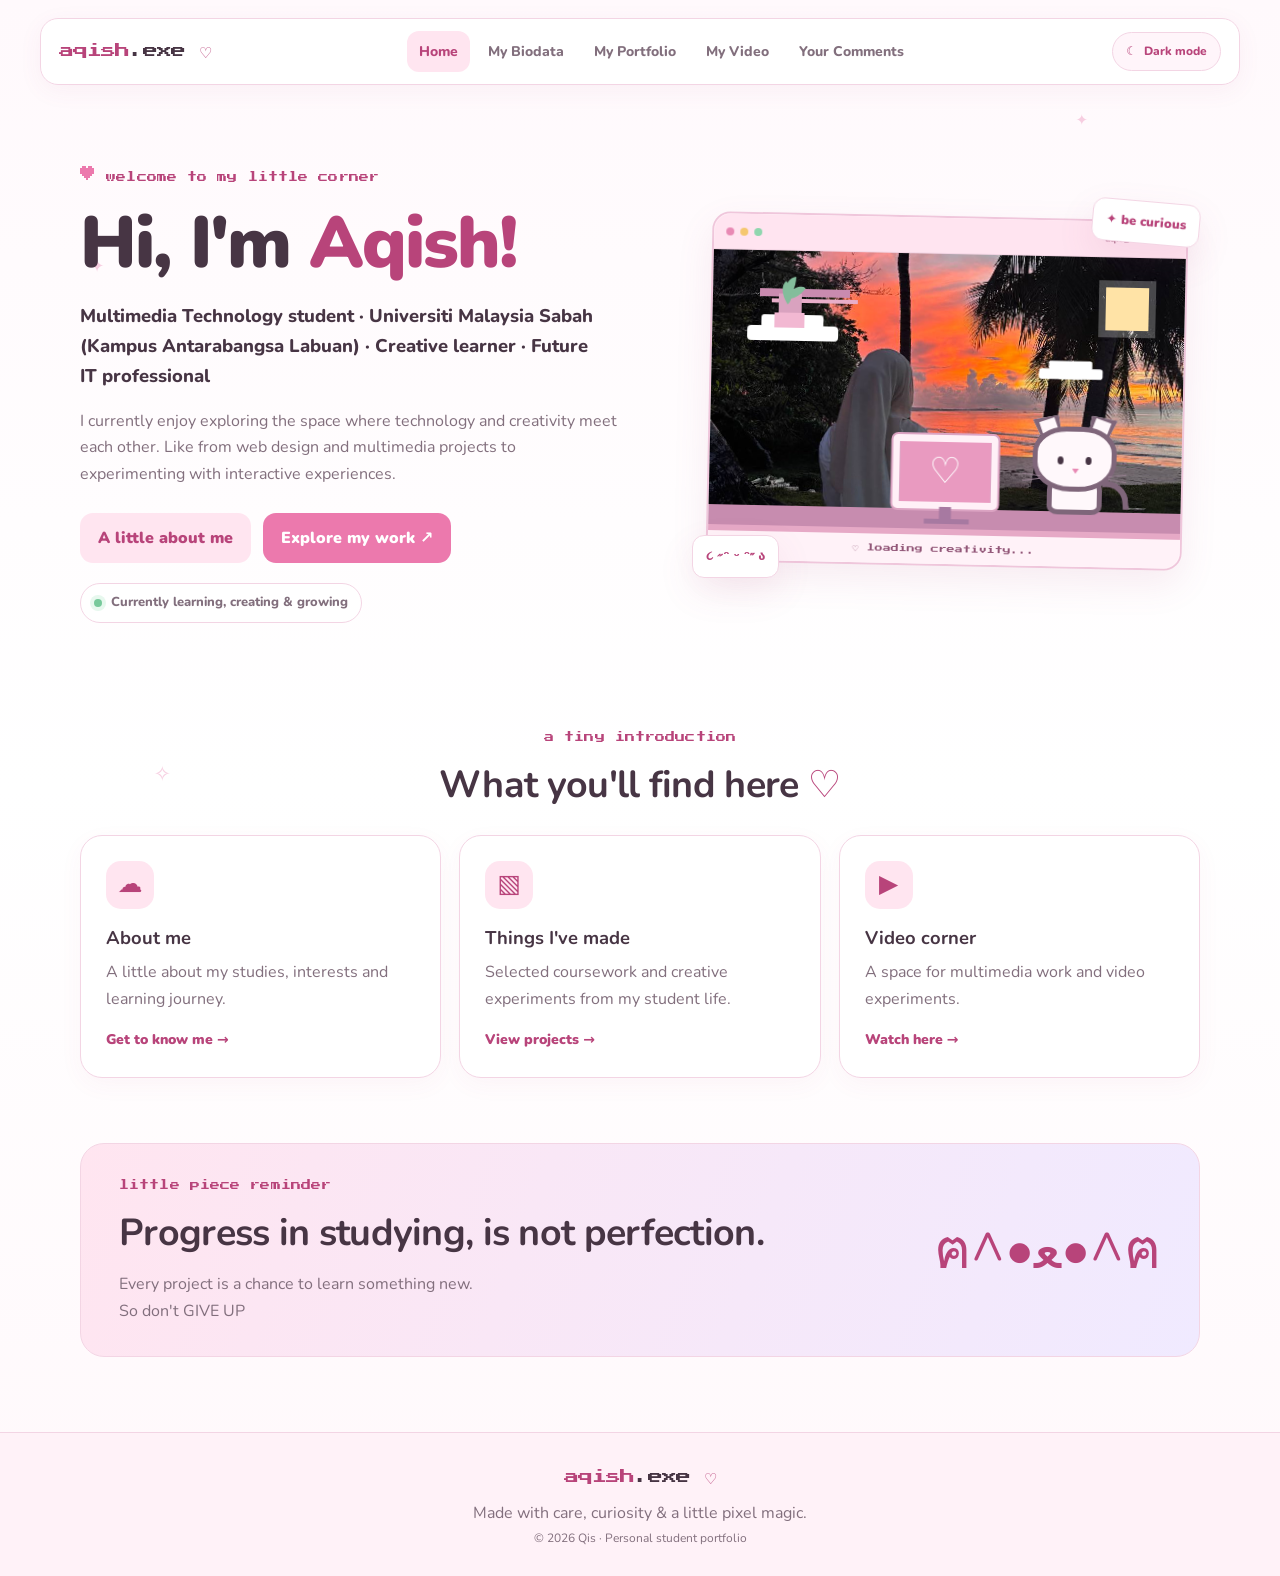
<file: index.html>
<!doctype html>
<html lang="en">
<head>
  <meta charset="utf-8">
  <meta name="viewport" content="width=device-width, initial-scale=1">
  <meta name="description" content="Qis's pastel pixel-inspired personal portfolio.">
  <title>Qis.exe ♡ | Home</title>
  <link rel="stylesheet" href="css/style.css">
  <script src="js/main.js" defer></script>
</head>
<body>

  <!-- BACKGROUND PIXEL SKY -->
  <div class="pixel-sky" aria-hidden="true">
    <span>✦</span><span>♡</span><span>✧</span><span>✦</span>
  </div>

  <!-- HEADER -->
  <header class="site-header">
    <a class="logo" href="index.html" aria-label="Qis home">aqish<span>.exe</span> ♡</a>
    <button class="menu-toggle" aria-expanded="false" aria-controls="site-nav">
      ☰ <span class="sr-only">Toggle navigation</span>
    </button>
    <nav id="site-nav" class="site-nav" aria-label="Main navigation">
      <a class="active" href="index.html">Home</a>
      <a href="biodata.html">My Biodata</a>
      <a href="portfolio.html">My Portfolio</a>
      <a href="video.html">My Video</a>
      <a href="comments.html">Your Comments</a>
    </nav>
    <button class="theme-toggle" id="theme-toggle" type="button" aria-label="Switch to dark mode" title="Switch theme">
      ☾ <span>Dark mode</span>
    </button>
  </header>

  <!-- MAIN CONTENT -->
  <main>
    
    <!-- HERO SECTION -->
    <section class="hero container">
      
      <!-- HERO TEXT -->
      <div class="hero-copy">
        <p class="eyebrow"><span class="pixel-heart">♥</span> welcome to my little corner</p>
        <h1>Hi, I'm <span class="pink-text">Aqish!</span></h1>
        <p class="hero-subtitle">Multimedia Technology student · Universiti Malaysia Sabah (Kampus Antarabangsa Labuan) · Creative learner · Future IT professional</p>
        <p class="body-copy">I currently enjoy exploring the space where technology and creativity meet each other. Like from web design and multimedia projects to experimenting with interactive experiences.</p>
        
        <div class="hero-actions">
          <a class="button button-soft" href="biodata.html">A little about me</a>
          <a class="button button-primary" href="portfolio.html">Explore my work ↗</a>
        </div>
        
        <div class="status-pill">
          <span class="status-dot"></span> Currently learning, creating & growing
        </div>
      </div>

      <!-- HERO ART / PIXEL ROOM -->
      <div class="hero-art">
        <div class="art-window">
          <div class="window-bar">
            <span></span><span></span><span></span>
            <b>aqis_world.exe</b>
          </div>
          
          <div class="pixel-room" role="img" aria-label="Decorative pastel pixel-style room with a cat and computer">
            <div class="pixel-sun"></div>
            <div class="pixel-cloud cloud-one"></div>
            <div class="pixel-cloud cloud-two"></div>
            
            <div class="shelf"></div>
            <div class="plant">
              <i></i><i></i><i></i><b></b>
            </div>
            <div class="my-avatar">
        <img src="assets\00.jpg" alt="Aqish">
      </div>
            <div class="desk"></div>
            <div class="monitor">
              <div class="screen-heart">♡</div>
              <div class="monitor-stand"></div>
            </div>
            
            <div class="cat">
              <div class="cat-ear left"></div>
              <div class="cat-ear right"></div>
              <div class="cat-face">
                <i class="eye left"></i>
                <i class="eye right"></i>
                <i class="nose"></i>
                <i class="whisker w1"></i>
                <i class="whisker w2"></i>
                <i class="whisker w3"></i>
                <i class="whisker w4"></i>
              </div>
              <div class="cat-body"></div>
              <div class="cat-tail"></div>
            </div>
            
            <div class="room-caption">♡ loading creativity...</div>
          </div>
        </div>
        
        <div class="floating-note note-top">✦ be curious</div>
        <div class="floating-note note-bottom">૮ ˶ᵔ ᵕ ᵔ˶ ა</div>
      </div>

    </section>

    <!-- FEATURE GRID SECTION -->
    <section class="container section-block">
      <div class="section-heading">
        <p class="eyebrow">a tiny introduction</p>
        <h2>What you'll find here <span class="pink-text">♡</span></h2>
      </div>
      
      <div class="feature-grid">
        <a class="feature-card" href="biodata.html">
          <span class="feature-icon">☁</span>
          <h3>About me</h3>
          <p>A little about my studies, interests and learning journey.</p>
          <span class="card-link">Get to know me →</span>
        </a>

        <a class="feature-card" href="portfolio.html">
          <span class="feature-icon">▧</span>
          <h3>Things I've made</h3>
          <p>Selected coursework and creative experiments from my student life.</p>
          <span class="card-link">View projects →</span>
        </a>

        <a class="feature-card" href="video.html">
          <span class="feature-icon">▶</span>
          <h3>Video corner</h3>
          <p>A space for multimedia work and video experiments.</p>
          <span class="card-link">Watch here →</span>
        </a>
      </div>
    </section>

    <!-- MINI BANNER -->
    <section class="container mini-banner">
      <div>
        <p class="eyebrow">little piece reminder</p>
        <h2>Progress in studying, is not perfection.</h2>
        <p>Every project is a chance to learn something new.<br> So don't GIVE UP</p>
      </div>
      <span class="banner-cat" aria-hidden="true">ฅ^•ﻌ•^ฅ</span>
    </section>

  </main>

  <!-- FOOTER -->
  <footer class="site-footer">
    <a class="logo" href="index.html">aqish<span>.exe</span> ♡</a>
    <p>Made with care, curiosity & a little pixel magic.</p>
    <p class="footer-small">© <span data-year></span> Qis · Personal student portfolio</p>
  </footer>

</body>
</html>
</file>
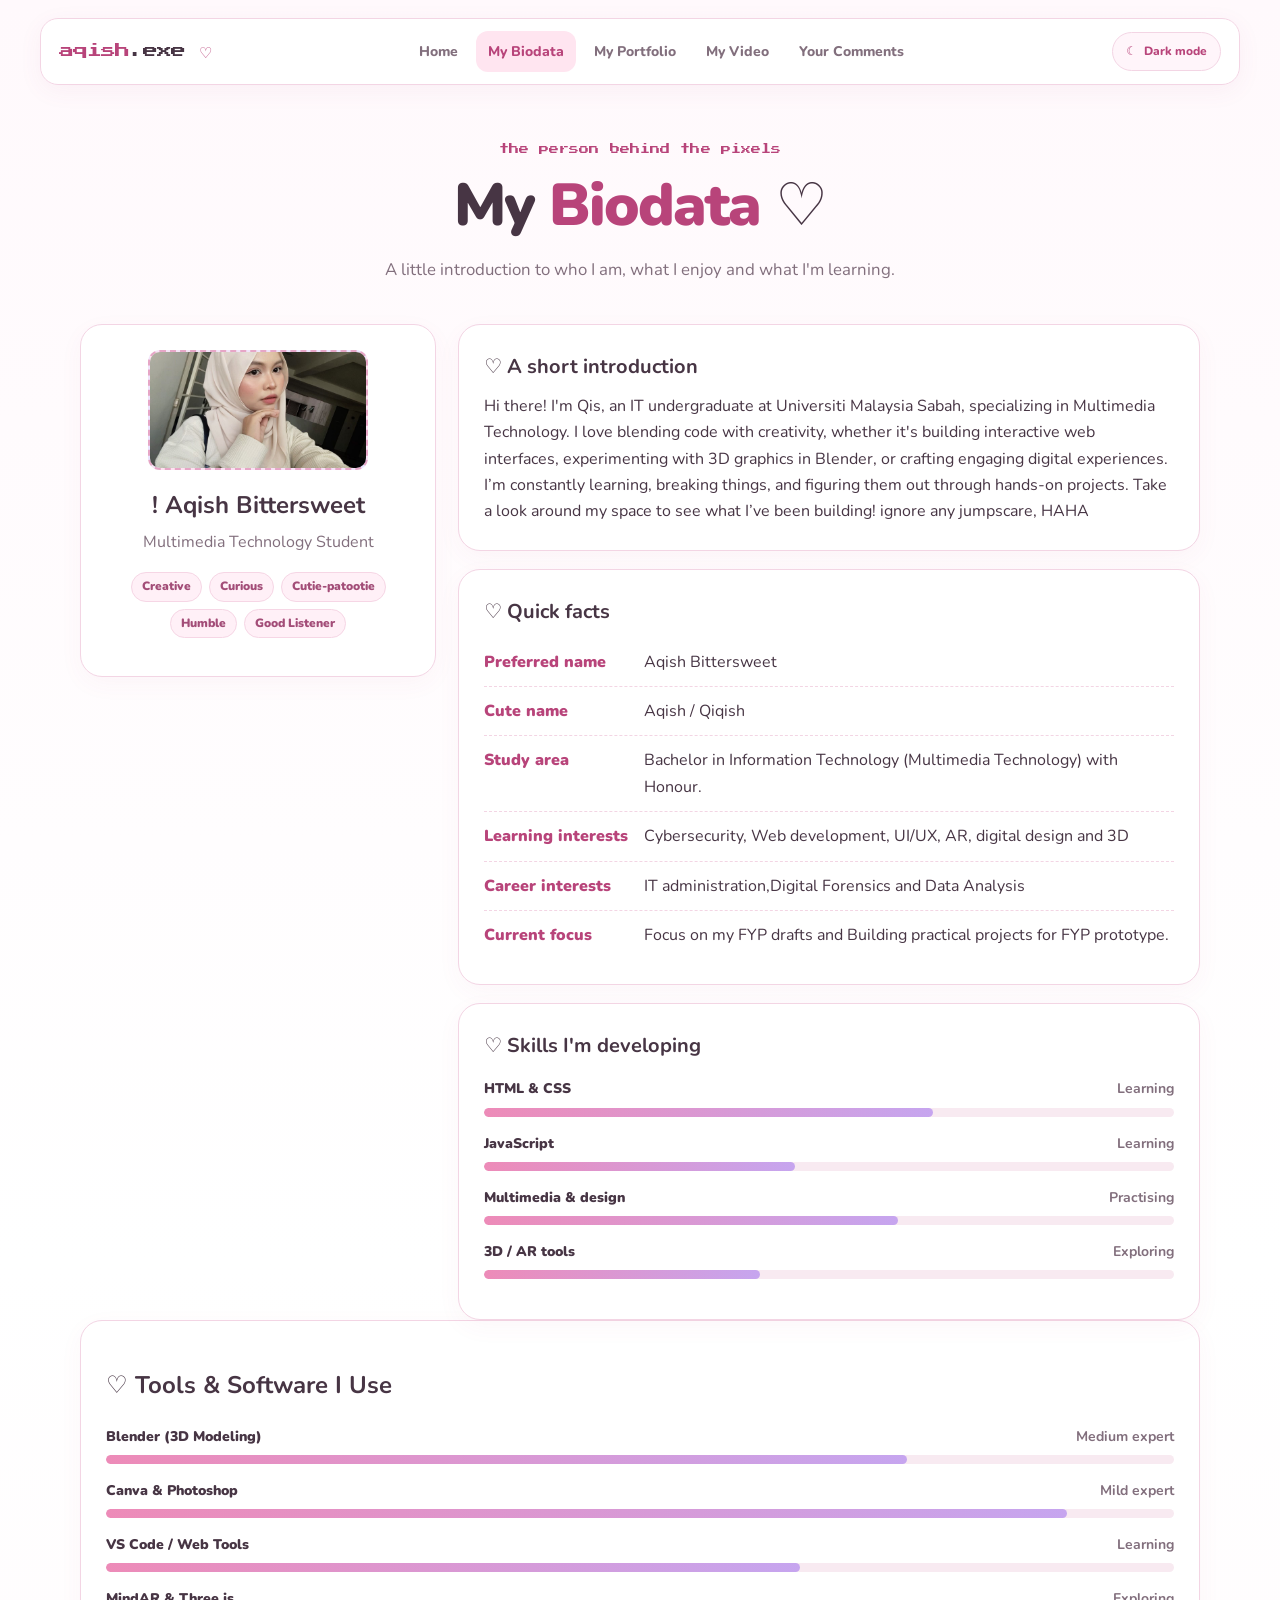
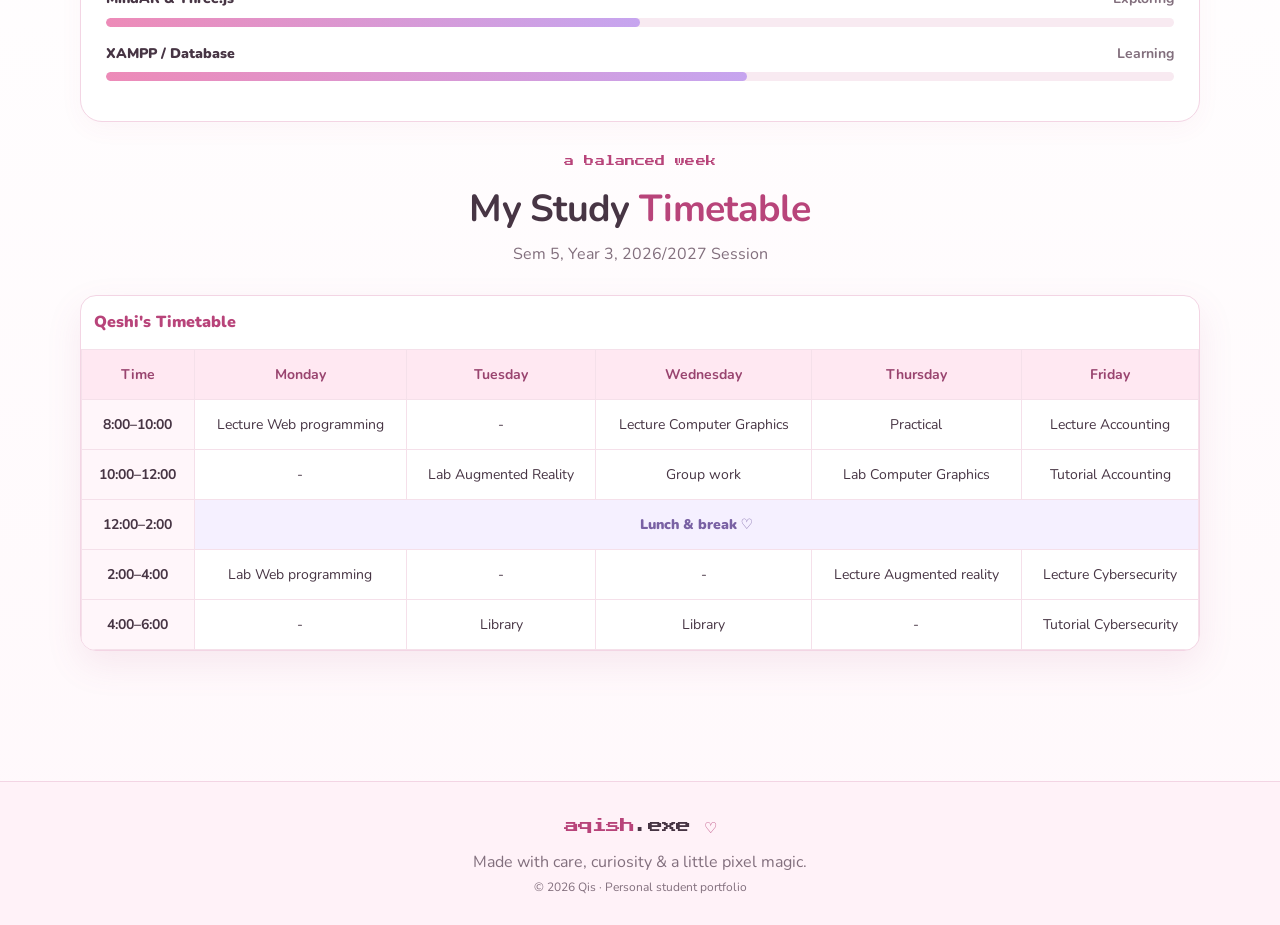
<file: biodata.html>
<!doctype html>
<html lang="en">
<head>
  <meta charset="utf-8">
  <meta name="viewport" content="width=device-width, initial-scale=1">
  <meta name="description" content="Get to know Qis, a Multimedia Technology student.">
  <title>My Biodata | Qis.exe ♡</title>
  <link rel="stylesheet" href="css/style.css">
  <script src="js/main.js" defer></script>
</head>
<body>

  <!-- HEADER -->
  <header class="site-header">
    <a class="logo" href="index.html">aqish<span>.exe</span> ♡</a>
    <button class="menu-toggle" aria-expanded="false" aria-controls="site-nav">
      ☰ <span class="sr-only">Toggle navigation</span>
    </button>
    <nav id="site-nav" class="site-nav" aria-label="Main navigation">
      <a href="index.html">Home</a>
      <a class="active" href="biodata.html">My Biodata</a>
      <a href="portfolio.html">My Portfolio</a>
      <a href="video.html">My Video</a>
      <a href="comments.html">Your Comments</a>
    </nav>
    <button class="theme-toggle" id="theme-toggle" type="button" aria-label="Switch to dark mode" title="Switch theme">
      ☾ <span>Dark mode</span>
    </button>
  </header>

  <!-- MAIN CONTENT -->
  <main class="container page-main">
    
    <!-- PAGE INTRO -->
    <section class="page-intro">
      <p class="eyebrow">the person behind the pixels</p>
      <h1>My <span class="pink-text">Biodata</span> ♡</h1>
      <p>A little introduction to who I am, what I enjoy and what I'm learning.</p>
    </section>

    <!-- BIO LAYOUT -->
    <section class="bio-layout">
      
      <!-- PROFILE CARD / SIDEBAR -->
      <aside class="profile-card card-surface">
        <div class="avatar-placeholder" aria-label="Decorative cat avatar">
  <img src="assets/1.png" alt="Aqish avatar" class="avatar-img">
</div>
        <h2>! Aqish Bittersweet</h2>
        <p class="muted">Multimedia Technology Student</p>
        <div class="tag-row">
          <span class="tag">Creative</span>
          <span class="tag">Curious</span>
          
          <span class="tag">Cutie-patootie</span>
          <span class="tag">Humble</span>
          <span class="tag">Good Listener</span>
        </div>
        <p class="small-note"></p>
      </aside>

      <!-- BIO CONTENT -->
      <div class="bio-content">
        
        <!-- SHORT INTRO -->
        <article class="card-surface">
          <h2>♡ A short introduction</h2>
          <p>Hi there! I'm Qis, an IT undergraduate at Universiti Malaysia Sabah, specializing in Multimedia Technology. I love blending code with creativity, whether it's building interactive web interfaces, experimenting with 3D graphics in Blender, or crafting engaging digital experiences. I’m constantly learning, breaking things, and figuring them out through hands-on projects. Take a look around my space to see what I’ve been building! ignore any jumpscare, HAHA</p>
        </article>

        <!-- QUICK FACTS -->
        <article class="card-surface">
          <h2>♡ Quick facts</h2>
          <dl class="facts-list">
            <div>
              <dt>Preferred name</dt>
              <dd>Aqish Bittersweet</dd>
            </div>
            <div>
              <dt>Cute name</dt>
              <dd>Aqish / Qiqish</dd>
            </div>
            <div>
              <dt>Study area</dt>
              <dd>Bachelor in Information Technology (Multimedia Technology) with Honour.</dd>
            </div>
            <div>
              <dt>Learning interests</dt>
              <dd>Cybersecurity, Web development, UI/UX, AR, digital design and 3D</dd>
            </div>
            <div>
              <dt>Career interests</dt>
              <dd>IT administration,Digital Forensics and Data Analysis</dd>
            </div>
            <div>
              <dt>Current focus</dt>
              <dd>Focus on my FYP drafts and Building practical projects for FYP prototype.</dd>
            </div>
          </dl>
          <p class="small-note"></p>
        </article>
        
       

        <!-- SKILLS -->
        <article class="card-surface">
          <h2>♡ Skills I'm developing</h2>
          
          <div class="skill">
            <div><span>HTML & CSS</span><span>Learning</span></div>
            <div class="skill-track"><span style="width:65%"></span></div>
          </div>
          
          <div class="skill">
            <div><span>JavaScript</span><span>Learning</span></div>
            <div class="skill-track"><span style="width:45%"></span></div>
          </div>
          
          <div class="skill">
            <div><span>Multimedia & design</span><span>Practising</span></div>
            <div class="skill-track"><span style="width:60%"></span></div>
          </div>
          
          <div class="skill">
            <div><span>3D / AR tools</span><span>Exploring</span></div>
            <div class="skill-track"><span style="width:40%"></span></div>
          </div>
          
          <p class="small-note"></p>
        </article>

      </div>
    </section>
    <article class="card-surface">
  <h2>♡ Tools & Software I Use</h2>
  
  <div class="skill">
    <div><span>Blender (3D Modeling)</span><span>Medium expert</span></div>
    <div class="skill-track"><span style="width:75%"></span></div>
  </div>
  
  <div class="skill">
    <div><span>Canva & Photoshop</span><span>Mild expert</span></div>
    <div class="skill-track"><span style="width:90%"></span></div>
  </div>
  
  <div class="skill">
    <div><span>VS Code / Web Tools</span><span>Learning</span></div>
    <div class="skill-track"><span style="width:65%"></span></div>
  </div>
  
  <div class="skill">
    <div><span>MindAR & Three.js</span><span>Exploring</span></div>
    <div class="skill-track"><span style="width:50%"></span></div>
  </div>

  <div class="skill">
    <div><span>XAMPP / Database</span><span>Learning</span></div>
    <div class="skill-track"><span style="width:60%"></span></div>
  </div>
  
  <p class="small-note"></p>
</article>

    <!-- TIMETABLE SECTION -->
    <section class="section-block">
      <div class="section-heading">
        <p class="eyebrow">a balanced week</p>
        <h2>My Study <span class="pink-text">Timetable</span></h2>
        <p class="muted">Sem 5, Year 3, 2026/2027 Session</p>
      </div>
      
      <div class="table-wrap">
        <table class="timetable">
          <caption>Qeshi's Timetable</caption>
          <thead>
            <tr>
              <th>Time</th>
              <th>Monday</th>
              <th>Tuesday</th>
              <th>Wednesday</th>
              <th>Thursday</th>
              <th>Friday</th>
            </tr>
          </thead>
          <tbody>
            <tr>
              <th>8:00–10:00</th>
              <td>Lecture Web programming</td>
              <td> - </td>
              <td>Lecture Computer Graphics</td>
              <td>Practical</td>
              <td>Lecture Accounting</td>
            </tr>
            <tr>
              <th>10:00–12:00</th>
              <td> - </td>
              <td>Lab Augmented Reality</td>
              <td>Group work</td>
              <td>Lab Computer Graphics</td>
              <td>Tutorial Accounting</td>
            </tr>
            <tr>
              <th>12:00–2:00</th>
              <td colspan="5" class="break-cell">Lunch & break ♡</td>
            </tr>
            <tr>
              <th>2:00–4:00</th>
              <td>Lab Web programming</td>
              <td> - </td>
              <td> - </td> 
              <td>Lecture Augmented reality</td>
              <td>Lecture Cybersecurity</td>
            </tr>
            <tr>
              <th>4:00–6:00</th>
              <td> - </td>
              <td>Library </td>
              <td>Library</td>
              <td> - </td>
              <td>Tutorial Cybersecurity</td>
            </tr>
          </tbody>
        </table>
      </div>
    </section>

  </main>

  <!-- FOOTER -->
  <footer class="site-footer">
    <a class="logo" href="index.html">aqish<span>.exe</span> ♡</a>
    <p>Made with care, curiosity & a little pixel magic.</p>
    <p class="footer-small">© <span data-year></span> Qis · Personal student portfolio</p>
  </footer>

</body>
</html>
</file>
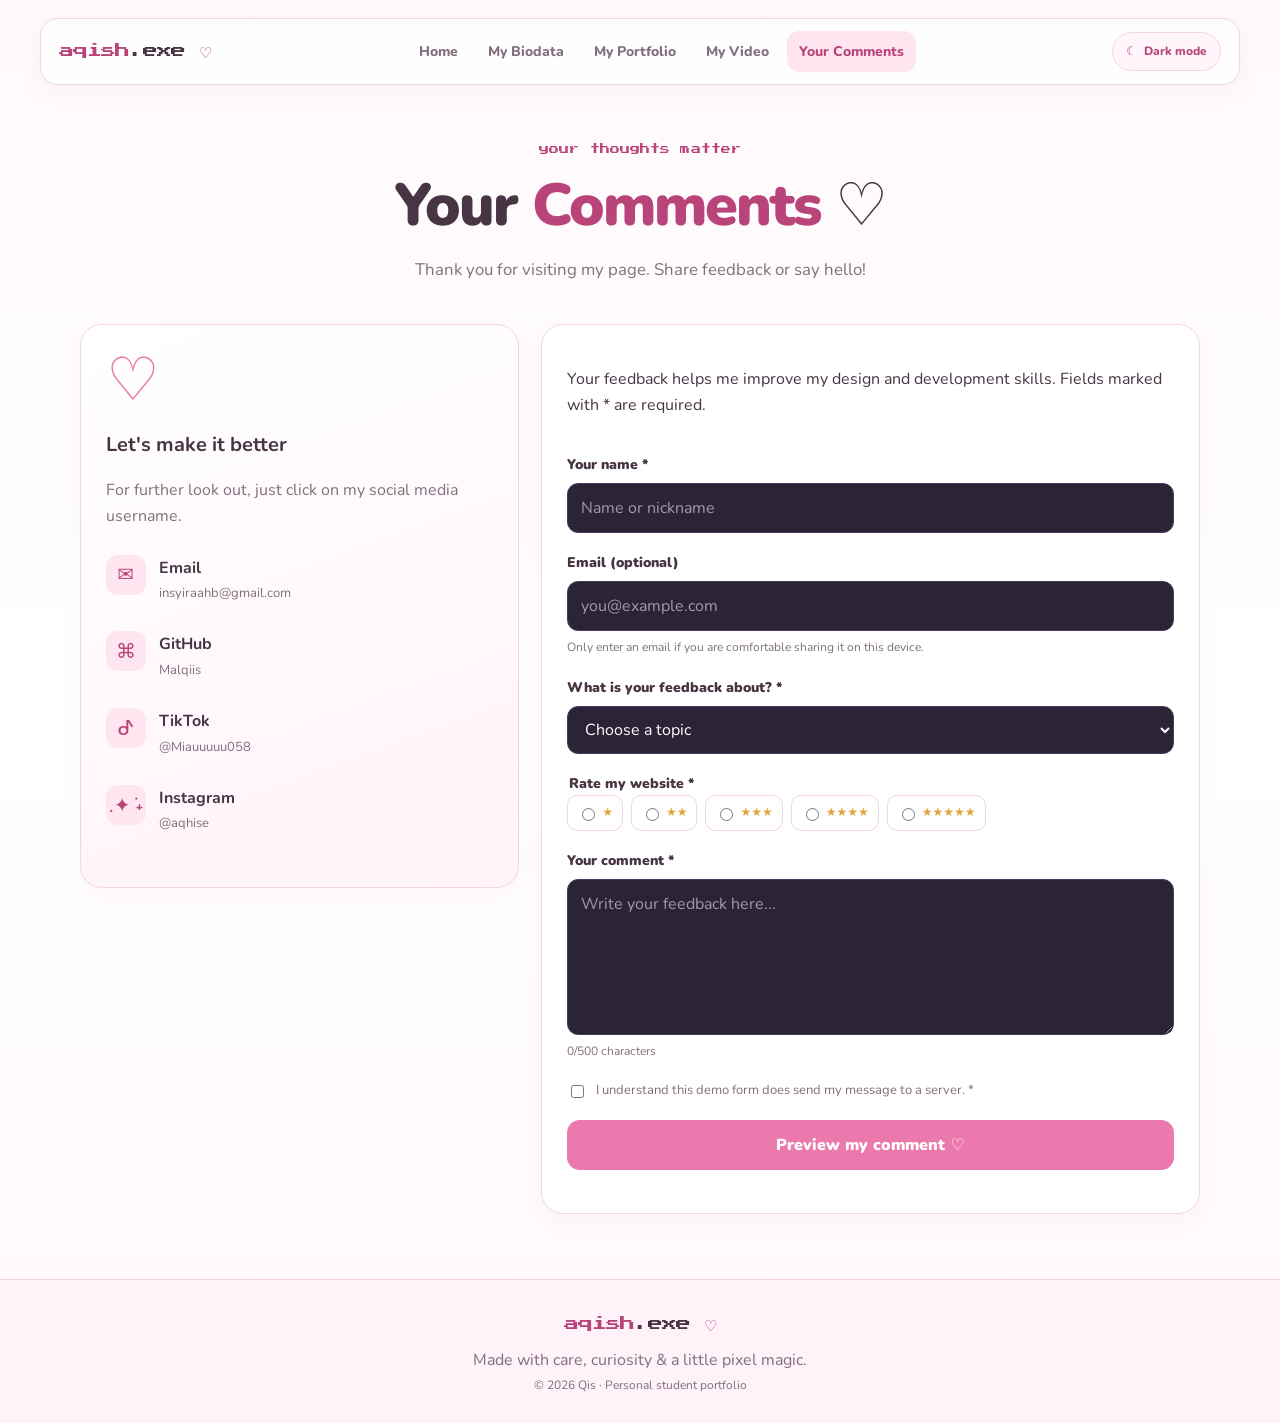
<file: comments.html>
<!doctype html>
<html lang="en">
<head>
  <meta charset="utf-8">
  <meta name="viewport" content="width=device-width, initial-scale=1">
  <meta name="description" content="Leave feedback on Qis's personal portfolio.">
  <title>Your Comments | Qis.exe ♡</title>
  <link rel="stylesheet" href="css/style.css">
  <script src="js/main.js" defer></script>
</head>
<body>

  <!-- HEADER -->
  <header class="site-header">
    <a class="logo" href="index.html">aqish<span>.exe</span> ♡</a>
    <button class="menu-toggle" aria-expanded="false" aria-controls="site-nav">
      ☰ <span class="sr-only">Toggle navigation</span>
    </button>
    <nav id="site-nav" class="site-nav" aria-label="Main navigation">
      <a href="index.html">Home</a>
      <a href="biodata.html">My Biodata</a>
      <a href="portfolio.html">My Portfolio</a>
      <a href="video.html">My Video</a>
      <a class="active" href="comments.html">Your Comments</a>
    </nav>
    <button class="theme-toggle" id="theme-toggle" type="button" aria-label="Switch to dark mode" title="Switch theme">
      ☾ <span>Dark mode</span>
    </button>
  </header>

  <!-- MAIN CONTENT -->
  <main class="container page-main">
    
    <!-- PAGE INTRO -->
    <section class="page-intro">
      <p class="eyebrow">your thoughts matter</p>
      <h1>Your <span class="pink-text">Comments</span> ♡</h1>
      <p>Thank you for visiting my page. Share feedback or say hello!</p>
    </section>

    <!-- FORM LAYOUT -->
    <section class="form-layout">
      
      <!-- FORM INTRO / SIDEBAR -->
      <div class="form-intro card-surface">
        <span class="big-heart">♡</span>
        <h2>Let's make it better</h2>
        <p class="small"> For further look out, just click on my social media username. </p>
       
        <div class="contact-detail">
          <span>✉</span>
          <div>
            <strong>Email</strong>
            <p>insyiraahb@gmail.com</p>
          </div>
        </div>
        
        <div class="contact-detail">
  <span>⌘</span>
  <div>
    <strong>GitHub</strong>
    <p><a href="https://github.com/Malqiis" target="_blank" rel="noopener noreferrer">Malqiis</a></p>
  </div>
</div>

         <div class="contact-detail">
          <span>ᕷ</span>
          <div>
            <strong>TikTok</strong>
            <p><a href="https://www.tiktok.com/@Miauuuuu058" target="_blank" rel="noopener noreferrer">@Miauuuuu058</a></p>
          </div>
        </div>
        
        <div class="contact-detail">
          <span>.✦ ݁˖</span>
          <div>
            <strong>Instagram</strong>
             <p><a href="https://www.instagram.com/aqhise/" target="_blank" rel="noopener noreferrer">@aqhise</a></p>
          </div>
        </div>
        <p class="small-note"></p>
      </div>

      <!-- COMMENT FORM -->
      <form class="comment-form card-surface" id="comment-form">
        <p>Your feedback helps me improve my design and development skills. Fields marked with * are required.</p>
        <div class="form-row">
          <label for="visitor-name">Your name *</label>
          <input id="visitor-name" name="name" type="text" placeholder="Name or nickname" required maxlength="60">
        </div>
        
        <div class="form-row">
          <label for="visitor-email">Email (optional)</label>
          <input id="visitor-email" name="email" type="email" placeholder="you@example.com" maxlength="120">
          <small>Only enter an email if you are comfortable sharing it on this device.</small>
        </div>
        
        <div class="form-row">
          <label for="comment-topic">What is your feedback about? *</label>
          <select id="comment-topic" name="topic" required>
            <option value="">Choose a topic</option>
            <option>Website design</option>
            <option>My projects</option>
            <option>Video / multimedia</option>
            <option>Suggestion</option>
            <option>Just saying hello</option>
            <option>I miss you qish</option>
          </select>
        </div>
        
        <fieldset class="form-row rating-field">
          <legend>Rate my website *</legend>
          <div class="rating-options">
            <label><input type="radio" name="rating" value="1" required><span>★</span></label>
            <label><input type="radio" name="rating" value="2"><span>★★</span></label>
            <label><input type="radio" name="rating" value="3"><span>★★★</span></label>
            <label><input type="radio" name="rating" value="4"><span>★★★★</span></label>
            <label><input type="radio" name="rating" value="5"><span>★★★★★</span></label>
          </div>
        </fieldset>
        
        <div class="form-row">
          <label for="visitor-message">Your comment *</label>
          <textarea id="visitor-message" name="message" rows="5" placeholder="Write your feedback here..." required maxlength="1000"></textarea>
          <small><span id="char-count">0</span>/500 characters</small>
        </div>
        
        <label class="consent-line">
          <input type="checkbox" id="consent" required> I understand this demo form does send my message to a server. *
        </label>
        
        <button class="button button-primary submit-button" type="submit">Preview my comment ♡</button>
        
        <p class="form-note"></p>
        
        <div id="form-result" class="form-result" role="status" aria-live="polite" hidden></div>
      </form>

    </section>
  </main>

  <!-- FOOTER -->
  <footer class="site-footer">
    <a class="logo" href="index.html">aqish<span>.exe</span> ♡</a>
    <p>Made with care, curiosity & a little pixel magic.</p>
    <p class="footer-small">© <span data-year></span> Qis · Personal student portfolio</p>
  </footer>

</body>
</html>
</file>
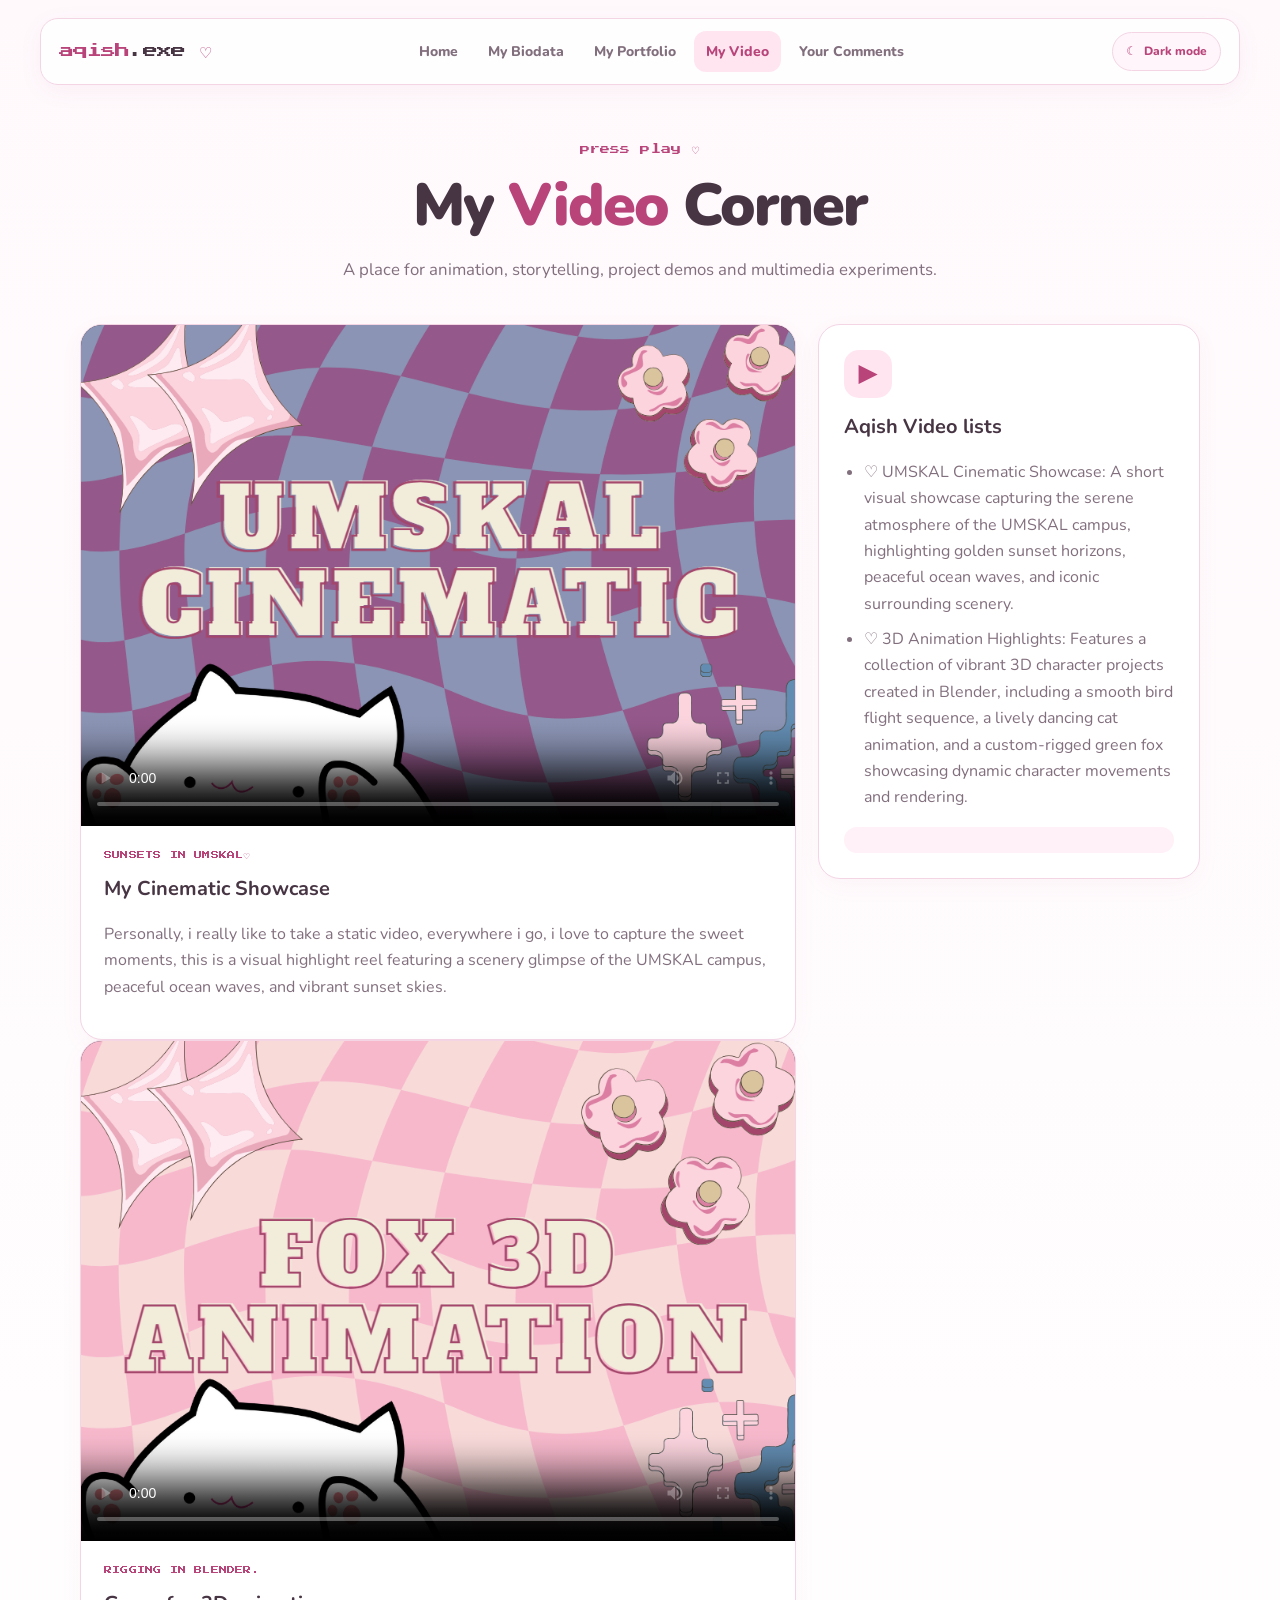
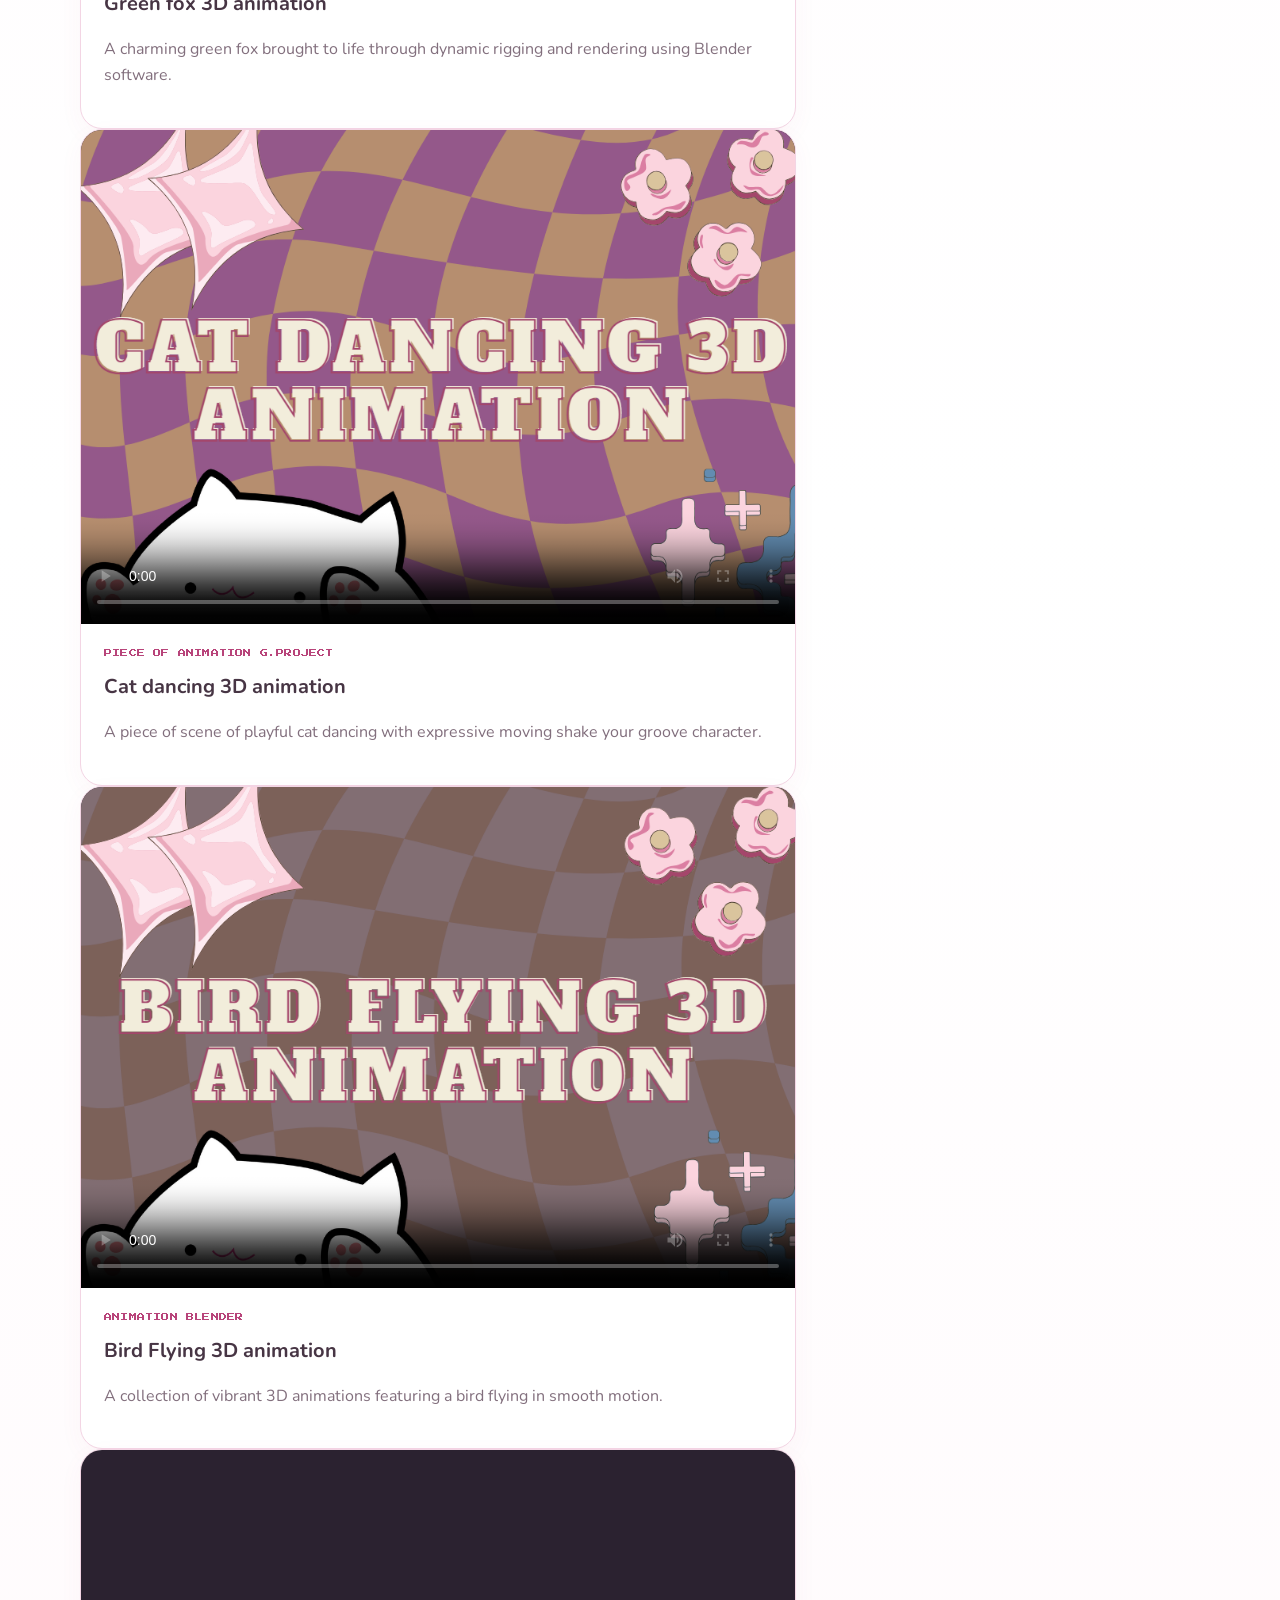
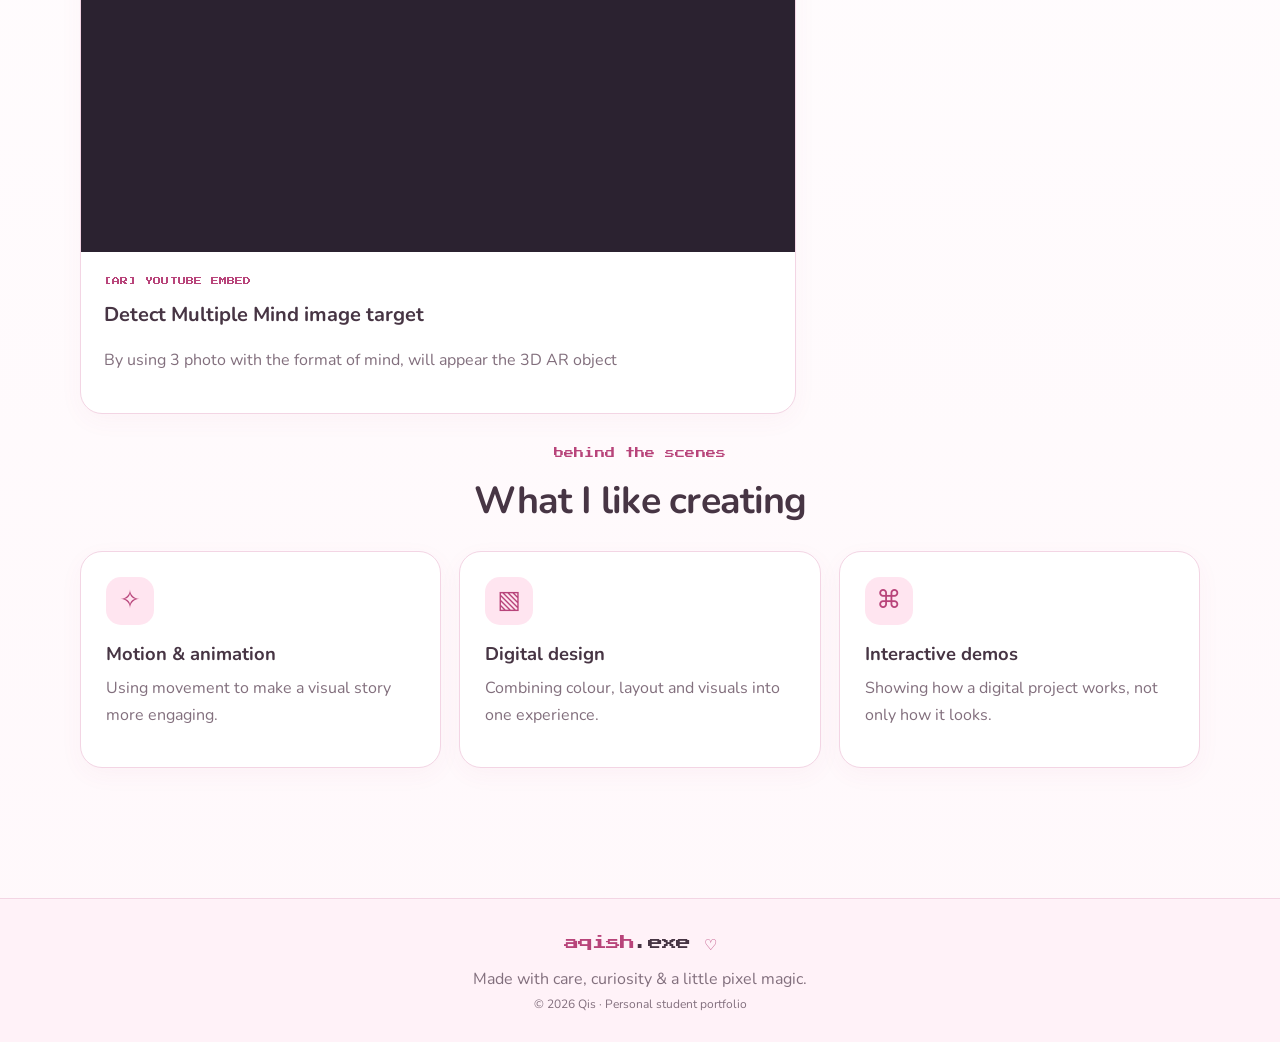
<file: video.html>
<!doctype html>
<html lang="en">
<head>
  <meta charset="utf-8">
  <meta name="viewport" content="width=device-width, initial-scale=1">
  <meta name="description" content="Video and multimedia corner of Qis's portfolio.">
  <title>My Video | Qis.exe ♡</title>
  <link rel="stylesheet" href="css/style.css">
  <script src="js/main.js" defer></script>
</head>
<body>

  <!-- HEADER -->
  <header class="site-header">
    <a class="logo" href="index.html">aqish<span>.exe</span> ♡</a>
    <button class="menu-toggle" aria-expanded="false" aria-controls="site-nav">
      ☰ <span class="sr-only">Toggle navigation</span>
    </button>
    <nav id="site-nav" class="site-nav" aria-label="Main navigation">
      <a href="index.html">Home</a>
      <a href="biodata.html">My Biodata</a>
      <a href="portfolio.html">My Portfolio</a>
      <a class="active" href="video.html">My Video</a>
      <a href="comments.html">Your Comments</a>
    </nav>
    <button class="theme-toggle" id="theme-toggle" type="button" aria-label="Switch to dark mode" title="Switch theme">
      ☾ <span>Dark mode</span>
    </button>
  </header>

  <!-- MAIN CONTENT -->
  <main class="container page-main">
    <section class="page-intro">
      <p class="eyebrow">press play ♡</p>
      <h1>My <span class="pink-text">Video</span> Corner</h1>
      <p>A place for animation, storytelling, project demos and multimedia experiments.</p>
    </section>

    <section class="video-layout">
      <!-- CONTAINER UNTUK SENARAI VIDEO -->
      <div class="video-list">
        
        <!-- VIDEO 1 -->
        <article class="card-surface video-card">
          <div class="video-frame">
            <video controls preload="metadata" poster="assets\ums.png">
              <source src="assets\umskal.mp4" type="video/mp4">
              Your browser does not support the video element.
            </video>
          </div>
          <div class="video-info">
            <p class="project-type">SUNSETS IN UMSKAL♡</p>
            <h2>My Cinematic Showcase</h2>
            <p>Personally, i really like to take a static video, everywhere i go, i love to capture the sweet moments, this is a visual highlight reel featuring a scenery glimpse of the UMSKAL campus, peaceful ocean waves, and vibrant sunset skies.</p>
          </div>
        </article>

        <!-- VIDEO 2 (CONTOH CARA TAMBAH VIDEO LOKAL) -->
        <article class="card-surface video-card">
          <div class="video-frame">
            <video controls preload="metadata" poster="assets\fox.png">
              <source src="assets\0001-0370.mp4" type="video/mp4">
              Your browser does not support the video element.
            </video>
          </div>
          <div class="video-info">
            <p class="project-type">RIGGING IN BLENDER.</p>
            <h2>Green fox 3D animation </h2>
            <p>A charming green fox brought to life through dynamic rigging and rendering using Blender software.</p>
          </div>
        </article>

        <article class="card-surface video-card">
          <div class="video-frame">
            <video controls preload="metadata" poster="assets\cat.png">
              <source src="assets\0001-1200.mkv" type="video/mp4">
              Your browser does not support the video element.
            </video>
          </div>
          <div class="video-info">
            <p class="project-type">PIECE OF ANIMATION G.PROJECT</p>
            <h2>Cat dancing 3D animation</h2>
            <p>A piece of scene of playful cat dancing with expressive moving shake your groove character.</p>
          </div>
        </article>

        <article class="card-surface video-card">
          <div class="video-frame">
            <video controls preload="metadata" poster="assets\bird.png">
              <source src="assets\0001-0230.mkv" type="video/mp4">
              Your browser does not support the video element.
            </video>
          </div>
          <div class="video-info">
            <p class="project-type">ANIMATION BLENDER</p>
            <h2>Bird Flying 3D animation</h2>
            <p>A collection of vibrant 3D animations featuring a bird flying in smooth motion. </p>
          </div>
        </article>

        <!-- VIDEO 3 -->
        <article class="card-surface video-card">
  <div class="video-frame">
    <iframe width="100%" height="315" src="https://www.youtube.com/embed/8mpITlx5YKc" frameborder="0" allowfullscreen></iframe>
  </div>
  <div class="video-info">
    <p class="project-type">[AR] YOUTUBE EMBED</p>
    <h2>Detect Multiple Mind image target</h2>
    <p>By using 3 photo with the format of mind, will appear the 3D AR object</p>
  </div>
</article>
        

      </div>

      <!-- SIDEBAR CHECKLIST -->
      <aside class="video-side card-surface">
        <span class="feature-icon">▶</span>
        <h2>Aqish Video lists</h2>
        <ul class="check-list">
          <li>  ♡  UMSKAL Cinematic Showcase:
A short visual showcase capturing the serene atmosphere of the UMSKAL campus, highlighting golden sunset horizons, peaceful ocean waves, and iconic surrounding scenery.</li>
          <li>  ♡  3D Animation Highlights:
Features a collection of vibrant 3D character projects created in Blender, including a smooth bird flight sequence, a lively dancing cat animation, and a custom-rigged green fox showcasing dynamic character movements and rendering.</li>
          
        </ul>
        <div class="tip-box">
        </div>
      </aside>
    </section> 
    

    <!-- BEHIND THE SCENES SECTION -->
    <section class="section-block">
      <div class="section-heading">
        <p class="eyebrow">behind the scenes</p>
        <h2>What I like creating</h2>
      </div>
      <div class="feature-grid">
        <div class="feature-card">
          <span class="feature-icon">✧</span>
          <h3>Motion & animation</h3>
          <p>Using movement to make a visual story more engaging.</p>
        </div>
        <div class="feature-card">
          <span class="feature-icon">▧</span>
          <h3>Digital design</h3>
          <p>Combining colour, layout and visuals into one experience.</p>
        </div>
        <div class="feature-card">
          <span class="feature-icon">⌘</span>
          <h3>Interactive demos</h3>
          <p>Showing how a digital project works, not only how it looks.</p>
        </div>
      </div>
    </section>
  </main>

  <!-- FOOTER -->
  <footer class="site-footer">
    <a class="logo" href="index.html">aqish<span>.exe</span> ♡</a>
    <p>Made with care, curiosity & a little pixel magic.</p>
    <p class="footer-small">© <span data-year></span> Qis · Personal student portfolio</p>
  </footer>

</body>
</html>
</file>
<file: css/style.css>
@import url('https://fonts.googleapis.com/css2?family=Nunito:wght@400;500;600;700;800;900&family=Press+Start+2P&display=swap');

:root {
  --pink: #ec79ad;
  --pink-dark: #b8447a;
  --pink-light: #ffe5f0;
  --pink-pale: #fff5fa;
  --lavender: #eee8ff;
  --ink: #473544;
  --muted: #826f7d;
  --white: #fff;
  --line: #f3d5e4;
  --shadow: 0 14px 36px rgba(176, 75, 125, .10);
  --radius: 22px;
  --pixel: 'Press Start 2P', monospace;
  --body: 'Nunito', system-ui, sans-serif;
}

*,
*::before,
*::after {
  box-sizing: border-box;
}

html {
  scroll-behavior: smooth;
}

body {
  margin: 0;
  background: linear-gradient(180deg, #fff9fc 0%, #fff 50%, #fff8fb 100%);
  color: var(--ink);
  font-family: var(--body);
  font-size: 16px;
  line-height: 1.65;
}

a {
  color: inherit;
  text-decoration: none;
}

img,
video {
  max-width: 100%;
}

button,
input,
textarea,
select {
  font: inherit;
}

.container {
  width: min(1120px, calc(100% - 40px));
  margin-inline: auto;
}

/* =====================================================
   HEADER & NAVIGATION
   ================================================     */
.site-header {
  width: min(1200px, calc(100% - 40px));
  margin: 18px auto 0;
  padding: 12px 18px;
  display: flex;
  align-items: center;
  justify-content: space-between;
  gap: 20px;
  background: rgba(255, 255, 255, .88);
  border: 1px solid var(--line);
  border-radius: 18px;
  box-shadow: 0 6px 24px rgba(176, 75, 125, .06);
  position: relative;
  z-index: 5;
}

.logo {
  font-family: var(--pixel);
  font-size: 15px;
  white-space: nowrap;
  color: var(--pink-dark);
  letter-spacing: -1px;
}

.logo span {
  color: var(--ink);
}

.site-nav {
  display: flex;
  align-items: center;
  gap: 6px;
}

.site-nav a {
  padding: 9px 12px;
  border-radius: 12px;
  color: var(--muted);
  font-weight: 800;
  font-size: 14px;
  transition: background .2s, color .2s, transform .2s;
}

.site-nav a:hover,
.site-nav a.active {
  background: var(--pink-light);
  color: var(--pink-dark);
}

.site-nav a:hover {
  transform: translateY(-2px);
}

.menu-toggle {
  display: none;
  border: 1px solid var(--line);
  background: var(--pink-pale);
  color: var(--pink-dark);
  border-radius: 10px;
  padding: 7px 11px;
  cursor: pointer;
}

/* =====================================================
   HERO SECTION (HOME)
   ================================================     */
.hero {
  display: grid;
  grid-template-columns: 1.05fr .95fr;
  gap: 55px;
  align-items: center;
  padding-top: 75px;
  padding-bottom: 75px;
  min-height: 550px;
}

.eyebrow {
  font-family: var(--pixel);
  font-size: 10px;
  line-height: 1.8;
  color: var(--pink-dark);
  letter-spacing: .1px;
  margin: 0 0 16px;
}

.pixel-heart {
  color: var(--pink);
  font-size: 16px;
}

.hero h1,
.page-intro h1 {
  font-size: clamp(2.6rem, 6vw, 4.5rem);
  letter-spacing: -2px;
  line-height: 1.08;
  margin: 0 0 18px;
  font-weight: 900;
}

.pink-text {
  color: var(--pink-dark);
}

.hero-subtitle {
  font-size: 1.15rem;
  font-weight: 800;
  max-width: 520px;
  margin: 0 0 12px;
}

.body-copy {
  color: var(--muted);
  max-width: 540px;
}

.hero-actions {
  display: flex;
  flex-wrap: wrap;
  gap: 12px;
  margin: 26px 0 20px;
}

.button {
  display: inline-flex;
  align-items: center;
  justify-content: center;
  gap: 8px;
  border: 0;
  border-radius: 13px;
  padding: 12px 18px;
  font-weight: 900;
  cursor: pointer;
  transition: transform .2s, box-shadow .2s, background .2s;
}

.button:hover {
  transform: translateY(-3px);
  box-shadow: 0 8px 18px rgba(176, 75, 125, .16);
}

.button-primary {
  background: var(--pink);
  color: white;
}

.button-primary:hover {
  background: var(--pink-dark);
}

.button-soft {
  background: var(--pink-light);
  color: var(--pink-dark);
}

.status-pill {
  display: inline-flex;
  align-items: center;
  gap: 9px;
  border: 1px solid var(--line);
  background: white;
  border-radius: 99px;
  padding: 8px 13px;
  color: var(--muted);
  font-size: 13px;
  font-weight: 800;
}

.status-dot {
  width: 8px;
  height: 8px;
  background: #77c99b;
  border-radius: 50%;
  box-shadow: 0 0 0 4px #e7f8ee;
}

/* =====================================================
   HERO ART / PIXEL ROOM
   ================================================     */
.hero-art {
  position: relative;
  padding: 15px;
}

.art-window {
  overflow: hidden;
  background: white;
  border: 2px solid #efc6db;
  border-radius: 18px;
  box-shadow: var(--shadow);
  transform: rotate(1.2deg);
  animation: float 5s ease-in-out infinite;
}

.window-bar {
  height: 36px;
  background: #ffe4f0;
  display: flex;
  align-items: center;
  gap: 6px;
  padding: 0 12px;
  border-bottom: 1px solid var(--line);
}

.window-bar>span {
  height: 8px;
  width: 8px;
  border-radius: 50%;
  background: #e889b4;
}

.window-bar>span:nth-child(2) {
  background: #f5c76f;
}

.window-bar>span:nth-child(3) {
  background: #8fd6ae;
}

.window-bar b {
  font-size: 10px;
  color: #9e5478;
  margin-left: auto;
}

.pixel-room {
  height: 310px;
  position: relative;
  overflow: hidden;
  background: linear-gradient(#dff4ff 0 56%, #f7d9e8 56%);
  image-rendering: pixelated;
}

.pixel-sun {
  position: absolute;
  width: 43px;
  height: 43px;
  background: #ffe3a6;
  right: 36px;
  top: 30px;
  box-shadow: 0 0 0 7px rgba(255, 255, 255, .25);
}

.pixel-cloud {
  position: absolute;
  width: 64px;
  height: 15px;
  background: #fff;
  border-radius: 4px;
  top: 75px;
  left: 35px;
  box-shadow: 13px -12px 0 -1px #fff, 27px 0 #fff;
}

.cloud-two {
  left: auto;
  right: 90px;
  top: 110px;
  transform: scale(.7);
}

.shelf {
  position: absolute;
  top: 38px;
  left: 10%;
  width: 90px;
  height: 8px;
  background: #c98baf;
  box-shadow: 10px 8px 0 -2px #e9aeca;
}

.plant {
  position: absolute;
  left: 14%;
  width: 23px;
  height: 34px;
  background: #d9a2bf;
  top: 43px;
}

.plant i {
  position: absolute;
  bottom: 25px;
  left: 2px;
  width: 12px;
  height: 20px;
  background: #83bd9b;
  transform: rotate(-35deg);
  border-radius: 100% 0 100% 0;
}

.plant i:nth-child(2) {
  left: 10px;
  transform: rotate(35deg);
}

.plant i:nth-child(3) {
  left: 5px;
  bottom: 31px;
  transform: rotate(0);
}

.plant b {
  position: absolute;
  bottom: 0;
  left: -4px;
  width: 30px;
  height: 15px;
  background: #f2b8d2;
}

.desk {
  position: absolute;
  bottom: 35px;
  left: 0;
  right: 0;
  height: 20px;
  background: #c78caf;
  box-shadow: 0 20px 0 20px #e6a9c6;
}

.monitor {
  position: absolute;
  bottom: 55px;
  left: 50%;
  transform: translateX(-50%);
  width: 105px;
  height: 74px;
  background: #a779a1;
  border: 7px solid #fff0f7;
  border-radius: 5px;
  box-shadow: 0 0 0 2px #dba3c2;
}

.monitor:after {
  content: "";
  position: absolute;
  bottom: -19px;
  left: 40px;
  width: 12px;
  height: 14px;
  background: #a779a1;
}

.screen-heart {
  position: absolute;
  inset: 0;
  display: grid;
  place-items: center;
  color: white;
  font-size: 36px;
  background: #e99ac0;
}

.monitor-stand {
  position: absolute;
  bottom: -22px;
  left: 25px;
  width: 45px;
  height: 5px;
  background: #a779a1;
}

.cat {
  position: absolute;
  bottom: 53px;
  right: 13%;
  width: 92px;
  height: 100px;
  animation: catBob 3s ease-in-out infinite;
}

.cat-ear {
  position: absolute;
  top: 1px;
  width: 26px;
  height: 31px;
  background: #fff8fb;
  border: 5px solid #7f667a;
  z-index: 2;
}

.cat-ear.left {
  left: 8px;
  transform: rotate(-20deg);
  clip-path: polygon(0 0, 100% 15%, 80% 100%, 15% 100%);
}

.cat-ear.right {
  right: 8px;
  transform: rotate(20deg);
  clip-path: polygon(0 15%, 100% 0, 85% 100%, 20% 100%);
}

.cat-face {
  position: absolute;
  z-index: 3;
  top: 13px;
  left: 4px;
  width: 84px;
  height: 65px;
  border: 5px solid #7f667a;
  background: #fff8fb;
  border-radius: 40% 40% 45% 45%;
}

.eye {
  position: absolute;
  top: 25px;
  width: 6px;
  height: 8px;
  background: #473544;
  border-radius: 50%;
}

.eye.left {
  left: 20px;
}

.eye.right {
  right: 20px;
}

.nose {
  position: absolute;
  top: 37px;
  left: 35px;
  width: 7px;
  height: 5px;
  background: #e889b4;
  clip-path: polygon(0 0, 100% 0, 50% 100%);
}

.whisker {
  position: absolute;
  width: 18px;
  height: 1px;
  background: #9b8495;
  top: 43px;
}

.w1 {
  left: -15px;
  transform: rotate(8deg);
}

.w2 {
  left: -15px;
  top: 48px;
  transform: rotate(-8deg);
}

.w3 {
  right: -15px;
  transform: rotate(-8deg);
}

.w4 {
  right: -15px;
  top: 48px;
  transform: rotate(8deg);
}

.cat-body {
  position: absolute;
  bottom: -1px;
  left: 19px;
  width: 55px;
  height: 44px;
  border: 5px solid #7f667a;
  border-radius: 45% 45% 20% 20%;
  background: #fff8fb;
}

.cat-tail {
  position: absolute;
  bottom: 4px;
  right: -8px;
  width: 25px;
  height: 30px;
  border: 6px solid #7f667a;
  border-left: 0;
  border-bottom: 0;
  border-radius: 0 22px 0 0;
  transform: rotate(-5deg);
}

.room-caption {
  position: absolute;
  bottom: 0;
  left: 0;
  right: 0;
  text-align: center;
  font-family: var(--pixel);
  font-size: 8px;
  color: #925778;
  background: #fff2f8;
  padding: 8px;
}

.floating-note {
  position: absolute;
  background: white;
  border: 1px solid var(--line);
  border-radius: 12px;
  padding: 10px 13px;
  box-shadow: var(--shadow);
  font-weight: 900;
  color: var(--pink-dark);
  font-size: 13px;
  animation: float 4s ease-in-out infinite;
}

.note-top {
  top: 0;
  right: 0;
  transform: rotate(5deg);
}

.note-bottom {
  bottom: 3px;
  left: -2px;
  animation-delay: -2s;
}

/* =====================================================
   SECTIONS, CARDS & GRIDS
   ================================================     */
.section-block {
  padding-top: 30px;
  padding-bottom: 65px;
}

.section-heading {
  text-align: center;
  margin: 0 auto 28px;
  max-width: 720px;
}

.section-heading h2,
.mini-banner h2 {
  font-size: clamp(1.7rem, 3vw, 2.35rem);
  line-height: 1.2;
  margin: 0 0 10px;
  letter-spacing: -.7px;
}

.section-heading p:last-child {
  margin-bottom: 0;
}

.feature-grid {
  display: grid;
  grid-template-columns: repeat(3, 1fr);
  gap: 18px;
}

.feature-card,
.card-surface {
  background: white;
  border: 1px solid var(--line);
  border-radius: var(--radius);
  padding: 25px;
  box-shadow: 0 7px 24px rgba(176, 75, 125, .045);
}

.feature-card {
  transition: transform .2s, box-shadow .2s;
}

.feature-card:hover {
  transform: translateY(-5px);
  box-shadow: var(--shadow);
}

.feature-icon {
  display: grid;
  place-items: center;
  width: 48px;
  height: 48px;
  border-radius: 15px;
  background: var(--pink-light);
  color: var(--pink-dark);
  font-size: 25px;
  margin-bottom: 14px;
}

.feature-card h3 {
  margin: 0 0 6px;
  font-size: 1.15rem;
}

.feature-card p {
  margin: 0 0 14px;
  color: var(--muted);
}

.card-link,
.text-link {
  color: var(--pink-dark);
  font-weight: 900;
  font-size: 14px;
}

.mini-banner {
  margin-bottom: 75px;
  background: linear-gradient(110deg, #ffe5f0, #f0eaff);
  border: 1px solid var(--line);
  border-radius: 24px;
  padding: 32px 38px;
  display: flex;
  align-items: center;
  justify-content: space-between;
  gap: 20px;
}

.mini-banner p:last-child {
  margin-bottom: 0;
  color: var(--muted);
}

.banner-cat {
  font-size: clamp(2rem, 5vw, 3.5rem);
  color: var(--pink-dark);
  white-space: nowrap;
}

/* =====================================================
   FOOTER & PAGES
   ================================================     */
.site-footer {
  text-align: center;
  padding: 32px 20px 24px;
  background: #fff2f8;
  border-top: 1px solid var(--line);
  color: var(--muted);
}

.site-footer .logo {
  display: inline-block;
  margin-bottom: 7px;
}

.site-footer p {
  margin: 3px 0;
}

.footer-small {
  font-size: 12px;
}

.page-main {
  padding-top: 55px;
  padding-bottom: 65px;
}

.page-intro {
  text-align: center;
  max-width: 750px;
  margin: 0 auto 40px;
}

.page-intro h1 {
  font-size: clamp(2.4rem, 5vw, 3.7rem);
}

.page-intro>p:last-child {
  color: var(--muted);
  font-size: 1.05rem;
}

/* =====================================================
   BIODATA PAGE LAYOUT
   ================================================     */
.bio-layout {
  display: grid;
  grid-template-columns: .72fr 1.5fr;
  gap: 22px;
  align-items: start;
}

.profile-card {
  text-align: center;
  position: sticky;
  top: 20px;
}

.avatar-placeholder {
  width: 160px;
  height: 160px;
  margin: 0 auto 16px;
  border-radius: 28px;
  display: grid;
  place-items: center;
  background: linear-gradient(135deg, #ffe3f0, #eae4ff);
  border: 2px dashed #e6a6c6;
  font-size: 42px;
}

.profile-card h2 {
  margin: 0;
}
.avatar-placeholder {
  width: 120px;
  height: 120px;
  border-radius: 30px;
  overflow: hidden;
  background-color: #ffe6f0; /* Warna latar belakang untuk isi ruang kosong */
}

.avatar-img {
  width: 100%;
  height: 100%;
  object-fit: contain;     /* Tunjuk keseluruhan gambar */
  object-position: center;
}
.avatar-img {
  width: 100%;
  height: 100%;
  object-fit: contain;     /* Tunjuk keseluruhan gambar */
  object-position: center;
}

.muted,
.small-note {
  color: var(--muted);
}

.muted {
  margin-top: 4px;
}

.tag-row {
  display: flex;
  flex-wrap: wrap;
  gap: 7px;
  margin: 13px 0;
}

.profile-card .tag-row {
  justify-content: center;
}

.tag {
  display: inline-flex;
  background: #fff0f7;
  color: #a34d78;
  border: 1px solid #f6d6e5;
  border-radius: 99px;
  padding: 4px 10px;
  font-size: 12px;
  font-weight: 900;
}

.small-note {
  font-size: 12px;
  line-height: 1.55;
}

.bio-content {
  display: grid;
  gap: 18px;
}

.bio-content h2,
.video-info h2,
.video-side h2,
.form-intro h2 {
  margin: 0 0 10px;
  font-size: 1.25rem;
}

.bio-content p {
  margin: 0;
}

.facts-list {
  margin: 0;
}

.facts-list div {
  display: grid;
  grid-template-columns: 145px 1fr;
  gap: 15px;
  padding: 11px 0;
  border-bottom: 1px dashed var(--line);
}

.facts-list div:last-child {
  border-bottom: 0;
}

.facts-list dt {
  font-weight: 900;
  color: var(--pink-dark);
}

.facts-list dd {
  margin: 0;
}

.skill {
  margin: 15px 0;
}

.skill>div:first-child {
  display: flex;
  justify-content: space-between;
  gap: 10px;
  font-size: 14px;
  font-weight: 900;
}

.skill>div:first-child span:last-child {
  color: var(--muted);
  font-weight: 700;
}

.skill-track {
  height: 9px;
  background: #f8eaf1;
  border-radius: 99px;
  overflow: hidden;
  margin-top: 7px;
}

.skill-track span {
  display: block;
  height: 100%;
  border-radius: 99px;
  background: linear-gradient(90deg, #ed8bb8, #c6a5ef);
}

/* TIMETABLE */
.table-wrap {
  overflow-x: auto;
  border: 1px solid var(--line);
  border-radius: 16px;
  background: white;
  box-shadow: var(--shadow);
}

.timetable {
  border-collapse: collapse;
  width: 100%;
  min-width: 690px;
  text-align: center;
}

.timetable caption {
  padding: 13px;
  font-weight: 900;
  color: var(--pink-dark);
  text-align: left;
}

.timetable th,
.timetable td {
  padding: 13px 12px;
  border: 1px solid #f5e0ea;
  font-size: 14px;
}

.timetable thead th {
  background: #ffe8f2;
  color: #99446f;
}

.timetable tbody th {
  background: #fff6fa;
}

.break-cell {
  background: #f5f0ff;
  color: #7961a4;
  font-weight: 900;
}

.notice {
  padding: 15px 18px;
  background: #fff4d9;
  border: 1px solid #f4dfaa;
  border-radius: 14px;
  margin-bottom: 24px;
  color: #765b30;
}

/* =====================================================
   PORTFOLIO PAGE
   ================================================     */
.project-grid {
  display: grid;
  grid-template-columns: repeat(3, 1fr);
  gap: 20px;
}

.project-card {
  overflow: hidden;
  background: white;
  border: 1px solid var(--line);
  border-radius: 20px;
  box-shadow: 0 7px 24px rgba(176, 75, 125, .045);
  transition: transform .2s, box-shadow .2s;
}

.project-card:hover {
  transform: translateY(-4px);
  box-shadow: var(--shadow);
}

.project-visual {
  height: 170px;
  display: flex;
  flex-direction: column;
  align-items: center;
  justify-content: center;
  gap: 10px;
  position: relative;
  overflow: hidden;
}

.visual-web {
  background: repeating-linear-gradient(0deg, #fbd9e9 0 12px, #ffeaf3 12px 24px);
}

.visual-ar {
  background: linear-gradient(135deg, #dff7f0, #dbeaff);
}

.visual-3d {
  background: linear-gradient(135deg, #e8e0ff, #ffddec);
}

.visual-story {
  background: linear-gradient(135deg, #fff0c9, #ffdeeb);
}

.visual-ui {
  background: linear-gradient(135deg, #ffe1ee, #e7e2ff);
}

.visual-symbol {
  font-family: var(--pixel);
  font-size: clamp(18px, 2.5vw, 27px);
  color: #9c4d78;
  text-shadow: 3px 3px 0 white;
}

.visual-label {
  background: rgba(255, 255, 255, .8);
  border: 1px solid rgba(255, 255, 255, .8);
  padding: 5px 10px;
  border-radius: 99px;
  font-size: 11px;
  font-weight: 900;
  color: #8b5876;
}

.project-body {
  padding: 20px;
}

.project-type {
  font-family: var(--pixel);
  font-size: 8px;
  letter-spacing: .2px;
  color: var(--pink-dark);
  margin: 0 0 10px;
}

.project-body h2 {
  font-size: 1.15rem;
  line-height: 1.3;
  margin: 0 0 9px;
}

.project-body>p:not(.project-type):not(.project-status) {
  font-size: 14px;
  color: var(--muted);
  margin: 0;
}

.project-status {
  font-size: 12px;
  font-weight: 900;
  color: #8e6b84;
  margin: 14px 0 0;
}

.add-card {
  padding: 25px;
  display: flex;
  flex-direction: column;
  align-items: flex-start;
  justify-content: center;
  background: #fff9fc;
  border-style: dashed;
}

.add-icon {
  width: 45px;
  height: 45px;
  display: grid;
  place-items: center;
  background: var(--pink-light);
  border-radius: 14px;
  color: var(--pink-dark);
  font-size: 27px;
}

.add-card h2 {
  font-size: 1.15rem;
  margin: 15px 0 5px;
}

.add-card p {
  font-size: 14px;
  color: var(--muted);
}

/* =====================================================
   VIDEO PAGE & SHOWCASE
   ================================================     */
.video-layout {
  display: grid;
  grid-template-columns: 1.5fr .8fr;
  gap: 22px;
  align-items: start;
}

.video-card {
  padding: 0;
  overflow: hidden;
}

.video-frame {
  background: #2b2230;
  aspect-ratio: 16/9;
  display: grid;
  place-items: center;
}

.video-frame video {
  width: 100%;
  height: 100%;
  object-fit: contain;
}

.video-info {
  padding: 23px;
}

.video-info p:not(.project-type) {
  color: var(--muted);
}

code {
  background: #fff0f7;
  color: #a34473;
  border-radius: 5px;
  padding: 2px 5px;
}

.video-side .feature-icon {
  margin-bottom: 12px;
}

.check-list {
  padding-left: 20px;
  color: var(--muted);
}

.check-list li {
  margin: 9px 0;
}

.tip-box {
  background: #fff1f7;
  border-radius: 13px;
  padding: 13px;
  color: #9b4d76;
  font-size: 13px;
  font-weight: 700;
}

.video-showcase {
  display: flex;
  flex-direction: column;
  gap: 34px;
  margin: 35px 0 55px;
}

.showcase-row {
  display: grid;
  grid-template-columns: minmax(0, 1.25fr) minmax(260px, .85fr);
  align-items: center;
  gap: 30px;
  padding: 22px;
  background: var(--white);
  border: 1px solid var(--line);
  border-radius: var(--radius);
  box-shadow: 0 7px 24px rgba(176, 75, 125, .06);
  transition: transform .25s ease, box-shadow .25s ease, border-color .25s ease;
}

.showcase-row:hover {
  transform: translateY(-4px);
  border-color: #eab4ce;
  box-shadow: var(--shadow);
}

.showcase-row.reverse-row {
  grid-template-columns: minmax(0, 1.25fr) minmax(260px, .85fr);
}

.showcase-video {
  position: relative;
  min-width: 0;
  overflow: hidden;
  border: 1px solid #ead1df;
  border-radius: 17px;
  background: #2b2230;
  box-shadow: 0 8px 22px rgba(71, 53, 68, .12);
}

.showcase-video video {
  display: block;
  width: 100%;
  aspect-ratio: 16 / 9;
  object-fit: contain;
  background: #211b25;
  transition: transform .45s ease;
}

.showcase-video:hover video {
  transform: scale(1.015);
}

.video-number {
  position: absolute;
  top: 12px;
  left: 12px;
  z-index: 2;
  max-width: calc(100% - 24px);
  padding: 7px 11px;
  border: 1px solid rgba(255, 255, 255, .35);
  border-radius: 99px;
  background: rgba(71, 53, 68, .78);
  color: #fff;
  font-family: var(--body);
  font-size: 10px;
  font-weight: 900;
  letter-spacing: 1px;
  pointer-events: none;
  backdrop-filter: blur(6px);
}

.showcase-description {
  min-width: 0;
  padding: 8px 10px;
}

.showcase-description h2 {
  margin: 0 0 12px;
  color: var(--ink);
  font-size: clamp(1.35rem, 2.4vw, 1.8rem);
  line-height: 1.25;
  letter-spacing: -.5px;
}

.showcase-description > p:not(.project-type):not(.video-caption) {
  margin: 0;
  color: var(--muted);
  font-size: 14px;
  line-height: 1.8;
}

.showcase-description .project-type {
  margin: 0 0 11px;
  color: var(--pink-dark);
}

.video-tags {
  display: flex;
  flex-wrap: wrap;
  gap: 7px;
  margin-top: 18px;
}

.video-tags span {
  display: inline-flex;
  align-items: center;
  padding: 6px 11px;
  border: 1px solid #f3d5e4;
  border-radius: 99px;
  background: var(--pink-pale);
  color: var(--pink-dark);
  font-size: 11px;
  font-weight: 800;
}

.video-caption {
  margin: 17px 0 0;
  color: var(--pink-dark);
  font-size: 13px;
  font-style: italic;
  font-weight: 800;
}

/* =====================================================
   COMMENTS & FORM PAGE
   ================================================     */
.form-layout {
  display: grid;
  grid-template-columns: .8fr 1.2fr;
  gap: 22px;
  align-items: start;
}

.form-intro {
  background: linear-gradient(160deg, #fff, #fff3f9);
}

.big-heart {
  font-size: 60px;
  line-height: 1;
  color: var(--pink);
  display: block;
  margin-bottom: 18px;
}

.form-intro>p {
  color: var(--muted);
}

.contact-detail {
  display: flex;
  gap: 13px;
  margin: 25px 0;
}

.contact-detail>span {
  flex: none;
  width: 40px;
  height: 40px;
  border-radius: 12px;
  background: var(--pink-light);
  display: grid;
  place-items: center;
  color: var(--pink-dark);
  font-size: 20px;
}

.contact-detail strong {
  display: block;
}

.contact-detail p {
  font-size: 13px;
  margin: 2px 0;
  color: var(--muted);
}

.comment-form {
  display: grid;
  gap: 18px;
}

.form-row {
  display: grid;
  gap: 7px;
  margin: 0;
}

.form-row label,
.form-row legend {
  font-weight: 900;
  font-size: 14px;
}
.form-row input:not([type=radio]):not([type=checkbox]),
.form-row select,
.form-row textarea {
  width: 100%;
  border: 1px solid #4a3d5c; /* Garisan tepi lebih gelap sikit */
  border-radius: 11px;
  background: #2b2336;     /* Latar belakang jadi gelap */
  padding: 11px 13px;
  color: #ffffff;          /* Teks taip jadi putih */
  outline: none;
  transition: border .2s, box-shadow .2s;
}

/* Tambah sekali untuk warna teks panduan (placeholder) */
.form-row input::placeholder,
.form-row textarea::placeholder {
  color: #a399b2;          /* Warna kelabu lembut untuk placeholder */
}

.form-row input:focus,
.form-row select:focus,
.form-row textarea:focus {
  border-color: var(--pink);
  box-shadow: 0 0 0 3px #ffe2ef;
}

.form-row textarea {
  resize: vertical;
}

.form-row small {
  font-size: 12px;
  color: var(--muted);
}

.rating-field {
  border: 0;
  padding: 0;
}

.rating-options {
  display: flex;
  flex-wrap: wrap;
  gap: 8px;
}

.rating-options label {
  display: flex;
  align-items: center;
  gap: 4px;
  border: 1px solid var(--line);
  border-radius: 10px;
  padding: 7px 9px;
  cursor: pointer;
  font-size: 12px;
}

.rating-options label:has(input:checked) {
  background: var(--pink-light);
  border-color: var(--pink);
  color: var(--pink-dark);
}

.rating-options span {
  color: #e4a23b;
}

.consent-line {
  font-size: 13px;
  color: var(--muted);
  display: flex;
  align-items: flex-start;
  gap: 9px;
}

.consent-line input {
  margin-top: 5px;
  accent-color: var(--pink);
}

.submit-button {
  width: 100%;
}

.form-note {
  font-size: 12px;
  color: var(--muted);
  margin: 0;
}

.form-result {
  border: 1px solid #b8e6c9;
  background: #f0fff5;
  color: #286640;
  padding: 15px;
  border-radius: 12px;
  overflow-wrap: anywhere;
}

.form-result h3 {
  margin: 0 0 7px;
  font-size: 1rem;
}

.form-result p {
  margin: 5px 0;
}

/* =====================================================
   BACKGROUND SKY & UTILITIES
   ================================================     */
.pixel-sky {
  position: fixed;
  inset: 0;
  pointer-events: none;
  overflow: hidden;
  z-index: -1;
}

.pixel-sky span {
  position: absolute;
  color: #f1a9ca;
  opacity: .55;
  animation: twinkle 4s ease-in-out infinite;
}

.pixel-sky span:nth-child(1) {
  left: 7%;
  top: 28%;
  font-size: 18px;
}

.pixel-sky span:nth-child(2) {
  right: 8%;
  top: 42%;
  font-size: 24px;
  animation-delay: -1s;
}

.pixel-sky span:nth-child(3) {
  left: 12%;
  bottom: 12%;
  font-size: 21px;
  animation-delay: -2s;
}

.pixel-sky span:nth-child(4) {
  right: 15%;
  top: 12%;
  font-size: 15px;
  animation-delay: -3s;
}

.sr-only {
  position: absolute;
  width: 1px;
  height: 1px;
  padding: 0;
  margin: -1px;
  overflow: hidden;
  clip: rect(0, 0, 0, 0);
  white-space: nowrap;
  border: 0;
}

/* =====================================================
   KEYFRAME ANIMATIONS
   ================================================     */
@keyframes float {
  0%, 100% {
    translate: 0 0;
  }
  50% {
    translate: 0 -8px;
  }
}

@keyframes catBob {
  0%, 100% {
    translate: 0 0;
  }
  50% {
    translate: 0 -4px;
  }
}

@keyframes twinkle {
  0%, 100% {
    opacity: .2;
    transform: scale(.8);
  }
  50% {
    opacity: .75;
    transform: scale(1.15);
  }
}

/* =====================================================
   RESPONSIVE MEDIA QUERIES
   ================================================     */
@media(max-width: 900px) {
  .site-header {
    flex-wrap: wrap;
  }
  .menu-toggle {
    display: block;
  }
  .site-nav {
    display: none;
    flex-basis: 100%;
    flex-direction: column;
    align-items: stretch;
    padding-top: 8px;
  }
  .site-nav.open {
    display: flex;
  }
  .site-nav a {
    padding: 11px 13px;
  }
  .hero {
    gap: 28px;
    padding-top: 55px;
  }
  .feature-grid,
  .project-grid {
    grid-template-columns: repeat(2, 1fr);
  }
  .bio-layout {
    grid-template-columns: .8fr 1.4fr;
  }
  .profile-card {
    position: static;
  }
  .form-layout {
    grid-template-columns: .7fr 1.3fr;
  }
  .showcase-row,
  .showcase-row.reverse-row {
    grid-template-columns: minmax(0, 1.1fr) minmax(220px, .9fr);
    gap: 20px;
    padding: 17px;
  }
}

@media(max-width: 650px) {
  .container,
  .site-header {
    width: calc(100% - 28px);
  }
  .site-header {
    margin-top: 10px;
    padding: 12px;
  }
  .logo {
    font-size: 12px;
  }
  .hero {
    grid-template-columns: 1fr;
    padding-top: 45px;
    padding-bottom: 45px;
    gap: 35px;
  }
  .hero h1 {
    font-size: 3.15rem;
  }
  .hero-art {
    max-width: 480px;
    width: 100%;
    margin: auto;
  }
  .pixel-room {
    height: 280px;
  }
  .hero-actions .button {
    flex: 1;
  }
  .section-block {
    padding-bottom: 45px;
  }
  .feature-grid,
  .project-grid {
    grid-template-columns: 1fr;
  }
  .feature-card {
    padding: 21px;
  }
  .mini-banner {
    padding: 25px;
    align-items: flex-start;
    margin-bottom: 45px;
  }
  .banner-cat {
    font-size: 1.8rem;
  }
  .page-main {
    padding-top: 40px;
  }
  .page-intro {
    margin-bottom: 28px;
  }
  .bio-layout,
  .video-layout,
  .form-layout {
    grid-template-columns: 1fr;
  }
  .profile-card {
    position: static;
  }
  .avatar-placeholder {
    width: 125px;
    height: 125px;
    font-size: 34px;
  }
  .facts-list div {
    grid-template-columns: 1fr;
    gap: 2px;
  }
  .facts-list dd {
    font-size: 14px;
  }
  .project-visual {
    height: 150px;
  }
  .form-intro {
    order: 2;
  }
  .comment-form {
    order: 1;
  }
  .rating-options {
    gap: 5px;
  }
  .rating-options label {
    padding: 7px;
  }
  .mini-banner h2 {
    font-size: 1.5rem;
  }
  .eyebrow {
    font-size: 9px;
  }
  .video-showcase {
    gap: 22px;
    margin-top: 25px;
  }
  .showcase-row,
  .showcase-row.reverse-row {
    grid-template-columns: 1fr;
    gap: 17px;
    padding: 13px;
    border-radius: 18px;
  }
  .showcase-video {
    border-radius: 13px;
  }
  .showcase-description {
    padding: 4px 3px 7px;
  }
  .showcase-description h2 {
    font-size: 1.35rem;
  }
  .showcase-description > p:not(.project-type):not(.video-caption) {
    font-size: 13px;
  }
}

@media(prefers-reduced-motion: reduce) {
  *,
  *::before,
  *::after {
    scroll-behavior: auto !important;
    animation-duration: .01ms !important;
    animation-iteration-count: 1 !important;
    transition-duration: .01ms !important;
  }
  .showcase-row,
  .showcase-video video {
    transition: none;
  }
  .showcase-row:hover,
  .showcase-video:hover video {
    transform: none;
  }
}
/* Tetapkan nisbah aspek kotak avatar kepada 6:19 */
.avatar-placeholder {
  aspect-ratio: 6 / 19;
  width: 100%;       /* Boleh ubah lebar ikut kesesuaian sidebar anda */
  max-width: 220px;  /* Hadkan saiz maksimum jika perlu */
  overflow: hidden;  /* Elak imej melimpah keluar dari kotak */
  border-radius: 12px; /* Cantikkan bucu jika mahu */
}

/* Pastikan imej memenuhi kotak dengan sempurna tanpa herot */
.avatar-img {
  width: 100%;
  height: 100%;
  object-fit: cover; /* Memastikan nisbah gambar dikekalkan */
  display: block;
}
/* =====================================================
   DARK MODE & INTERACTIVE FEATURES (THEME TOGGLE + LIGHTBOX)
   ================================================     */
.theme-toggle {
  flex: 0 0 auto;
  display: inline-flex;
  align-items: center;
  justify-content: center;
  gap: 7px;
  padding: 9px 13px;
  border: 1px solid var(--line);
  border-radius: 999px;
  background: var(--pink-pale);
  color: var(--pink-dark);
  font-weight: 800;
  font-size: 12px;
  cursor: pointer;
  transition: transform .2s, background .2s;
}

.theme-toggle:hover {
  transform: translateY(-2px);
}

:root[data-theme="dark"] {
  color-scheme: dark;
  --ink: #f6eaf1;
  --muted: #c6afbd;
  --white: #241d29;
  --line: #554052;
  --pink-pale: #352536;
  --pink-light: #57364d;
  --lavender: #383047;
  --shadow: 0 14px 36px rgba(0,0,0,.28);
}

:root[data-theme="dark"] body {
  background: linear-gradient(180deg,#211a25 0%,#29212e 55%,#211a25 100%);
  color: var(--ink);
}

:root[data-theme="dark"] .site-header,
:root[data-theme="dark"] .project-card,
:root[data-theme="dark"] .feature-card,
:root[data-theme="dark"] .info-card,
:root[data-theme="dark"] .content-card,
:root[data-theme="dark"] .notice,
:root[data-theme="dark"] .showcase-row,
:root[data-theme="dark"] .mini-banner,
:root[data-theme="dark"] .card-surface,
:root[data-theme="dark"] .table-wrap,
:root[data-theme="dark"] .comment-form {
  background: #302637;
  border-color: #554052;
  color: var(--ink);
}

/* Pindaan khas untuk pastikan teks di bahagian Video, Biodata & Comments jelas kelihatan dalam Mod Gelap */
:root[data-theme="dark"] .video-info p,
:root[data-theme="dark"] .video-side,
:root[data-theme="dark"] .check-list,
:root[data-theme="dark"] .tip-box,
:root[data-theme="dark"] .facts-list dd,
:root[data-theme="dark"] .bio-content p,
:root[data-theme="dark"] .form-intro p,
:root[data-theme="dark"] .contact-detail p,
:root[data-theme="dark"] .form-row small,
:root[data-theme="dark"] .form-note,
:root[data-theme="dark"] .small-note,
:root[data-theme="dark"] .muted {
  color: var(--ink) !important;
}

:root[data-theme="dark"] .site-footer {
  background: #1c1720;
  color: var(--ink);
}

:root[data-theme="dark"] input,
:root[data-theme="dark"] textarea,
:root[data-theme="dark"] select {
  background: #241d29;
  color: var(--ink);
  border-color: #665064;
}

:root[data-theme="dark"] .theme-toggle {
  background: #473247;
  color: #ffd3e8;
  border-color: #76516b;
}

:root[data-theme="dark"] .site-nav a {
  color: var(--ink);
}

:root[data-theme="dark"] .project-status,
:root[data-theme="dark"] .eyebrow {
  color: #f2a9ce;
}

:root[data-theme="dark"] .timetable tbody th {
  color: var(--ink);
  background: #241d29;
}

/* GALLERY & LIGHTBOX */
.gallery-section {
  margin-top: 64px;
  margin-bottom: 70px;
}

.photo-gallery {
  display: grid;
  grid-template-columns: repeat(3,minmax(0,1fr));
  gap: 18px;
  margin-top: 24px;
}

.gallery-item {
  padding: 0;
  overflow: hidden;
  border: 1px solid var(--line);
  border-radius: 18px;
  background: white;
  color: var(--ink);
  text-align: left;
  cursor: pointer;
  box-shadow: 0 7px 24px rgba(176,75,125,.07);
  transition: transform .2s, box-shadow .2s;
}

.gallery-item:hover,
.gallery-item:focus-visible {
  transform: translateY(-5px);
  box-shadow: var(--shadow);
  outline: 2px solid var(--pink);
  outline-offset: 3px;
}

.gallery-item img {
  display: block;
  width: 100%;
  aspect-ratio: 4/3;
  object-type: cover;
  object-fit: cover;
}

.gallery-item span {
  display: block;
  padding: 13px 15px;
  font-weight: 900;
  color: var(--pink-dark);
}

:root[data-theme="dark"] .gallery-item {
  background: #302637;
  border-color: #554052;
  color: var(--ink);
}

.gallery-lightbox[hidden] {
  display: none;
}

.gallery-lightbox {
  position: fixed;
  inset: 0;
  z-index: 1000;
  display: flex;
  align-items: center;
  justify-content: center;
  gap: 18px;
  padding: 28px;
  background: rgba(20,13,22,.92);
}

.gallery-lightbox figure {
  max-width: min(850px,75vw);
  max-height: 85vh;
  margin: 0;
  text-align: center;
}

.gallery-lightbox figure img {
  display: block;
  max-width: 100%;
  max-height: 76vh;
  margin: auto;
  object-fit: contain;
  border: 4px solid white;
  border-radius: 12px;
  box-shadow: 0 18px 60px rgba(0,0,0,.35);
}

.gallery-lightbox figcaption {
  padding-top: 12px;
  color: white;
  font-weight: 900;
}

.gallery-lightbox button {
  flex: 0 0 auto;
  width: 44px;
  height: 44px;
  border: 1px solid rgba(255,255,255,.45);
  border-radius: 50%;
  background: rgba(255,255,255,.12);
  color: white;
  font-size: 27px;
  cursor: pointer;
}

.gallery-lightbox .lightbox-close {
  position: absolute;
  top: 20px;
  right: 22px;
  font-size: 30px;
}

body.lightbox-open {
  overflow: hidden;
}
</file>
